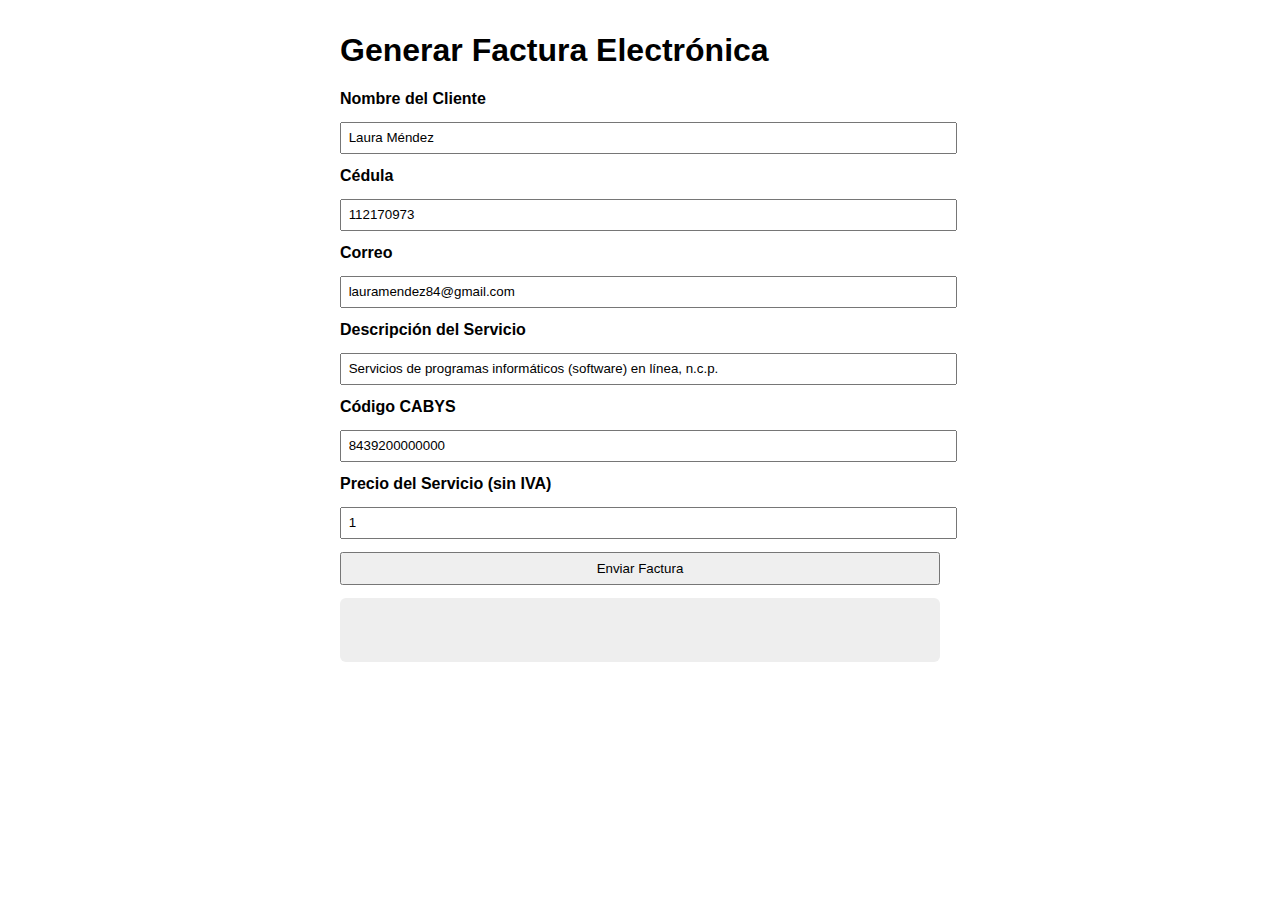
<file: facturaHaciendaCHATGPT/index.html>
<!DOCTYPE html>
<html lang="es">
<head>
  <meta charset="UTF-8" />
  <title>Factura Electrónica</title>
  <style>
    body { font-family: Arial, sans-serif; max-width: 600px; margin: 2em auto; }
    input, select, button { display: block; width: 100%; margin: 1em 0; padding: 0.5em; }
    label { margin-top: 1em; font-weight: bold; }
    #resultado { 
      white-space: pre-wrap; 
      background: #eee; 
      padding: 1em; 
      border-radius: 6px;
      min-height: 2em;
    }
  </style>
</head>
<body>

  <h1>Generar Factura Electrónica</h1>

  <form id="formFactura">
    <label for="nombre">Nombre del Cliente</label>
    <input id="nombre" type="text" name="nombre" value="Laura Méndez" required>

    <label for="cedula">Cédula</label>
    <input id="cedula" type="text" name="cedula" value="112170973" required pattern="\d{9}" title="Debe contener 9 dígitos numéricos">

    <label for="correo">Correo</label>
    <input id="correo" type="email" name="correo" value="lauramendez84@gmail.com" required>

    <label for="detalle">Descripción del Servicio</label>
    <input id="detalle" type="text" name="detalle" value="Servicios de programas informáticos (software) en línea, n.c.p." required>

    <label for="cabys">Código CABYS</label>
    <input id="cabys" type="text" name="cabys" value="8439200000000" required pattern="\d{13}" title="Debe contener 13 dígitos numéricos">

    <label for="monto">Precio del Servicio (sin IVA)</label>
    <input id="monto" type="number" name="monto" value="1" required min="0.01" step="0.01">

    <button type="submit" id="btnEnviar">Enviar Factura</button>
  </form>

  <div id="resultado" aria-live="polite"></div>

  <script>
    const form = document.getElementById("formFactura");
    const btnEnviar = document.getElementById("btnEnviar");
    const resultado = document.getElementById("resultado");

    form.addEventListener("submit", async (e) => {
      e.preventDefault();

      // Validación extra JS para monto (solo números positivos)
      const monto = parseFloat(form.monto.value);
      if (isNaN(monto) || monto <= 0) {
        resultado.innerText = "Ingrese un monto válido mayor que 0";
        return;
      }

      btnEnviar.disabled = true;
      resultado.innerText = "Procesando...";

      try {
        const formData = new FormData(form);
        const response = await fetch("procesar_factura.php", {
          method: "POST",
          body: formData
        });

        if (!response.ok) throw new Error("Error en la respuesta del servidor");

        const text = await response.text();
        resultado.innerText = text;
      } catch (err) {
        resultado.innerText = "Error al enviar la factura: " + err.message;
      } finally {
        btnEnviar.disabled = false;
      }
    });
  </script>

</body>
</html>
</file>
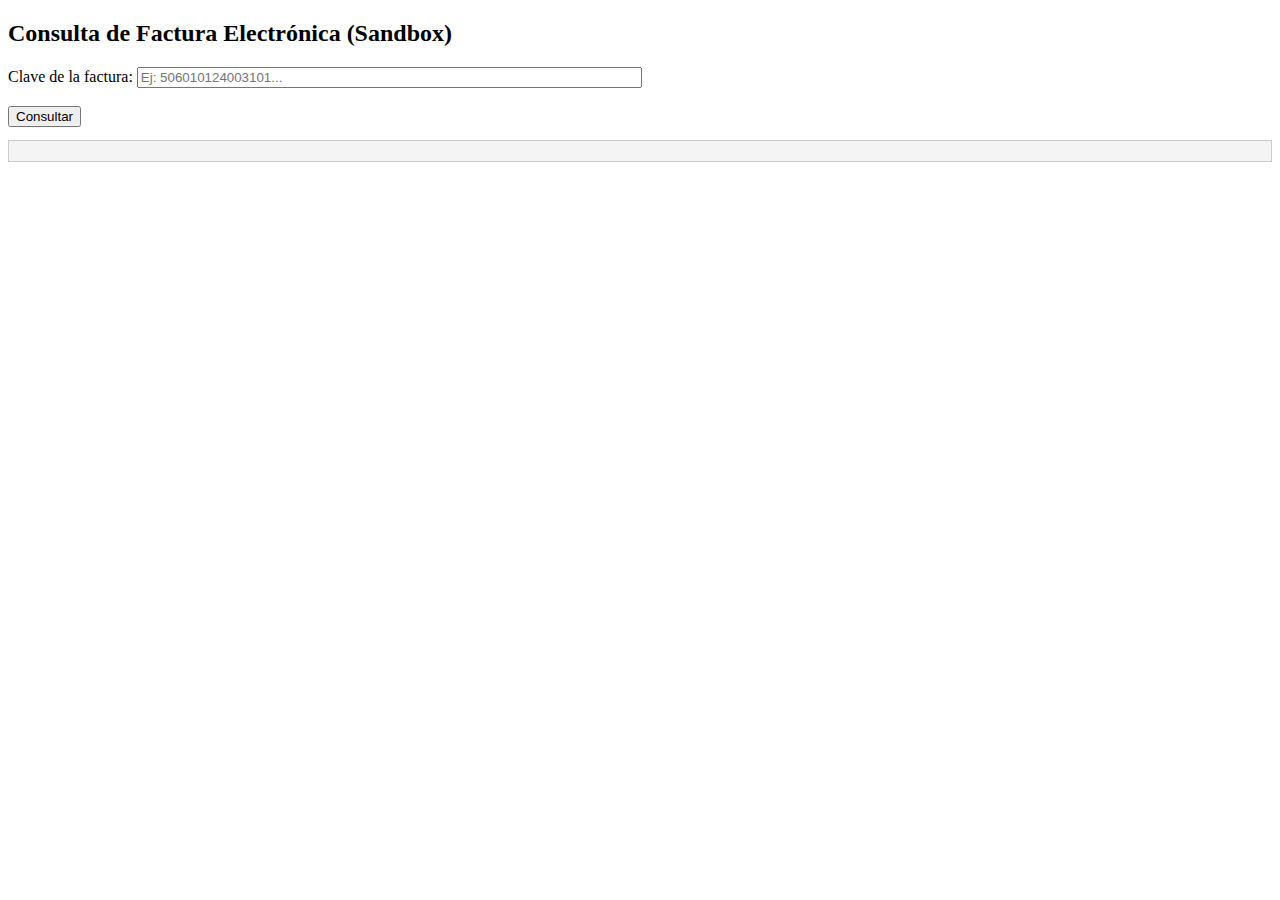
<file: resumen/index.html>
<!DOCTYPE html>
<html lang="es">
<head>
  <meta charset="UTF-8">
  <title>Consultar Factura - Hacienda CR Sandbox</title>
</head>
<body>
  <h2>Consulta de Factura Electrónica (Sandbox)</h2>

  <label for="clave">Clave de la factura:</label>
  <input type="text" id="clave" placeholder="Ej: 506010124003101..." size="60"><br><br>

  <button onclick="consultarFactura()">Consultar</button>

  <pre id="respuesta" style="background:#f4f4f4; padding:10px; border:1px solid #ccc;"></pre>

  <script>
    async function obtenerToken() {
      const data = new URLSearchParams();
      data.append("grant_type", "password");
      data.append("client_id", "api-stag");
      data.append("username", "cpf-01-1260-0730@stag.comprobanteselectronicos.go.cr");
      data.append("password", "1-CZbuCa#s!+=cFJ=o_s");

      const response = await fetch("https://idp.comprobanteselectronicos.go.cr/auth/realms/rut-stag/protocol/openid-connect/token", {
        method: "POST",
        headers: {
          "Content-Type": "application/x-www-form-urlencoded"
        },
        body: data
      });

      const result = await response.json();
      return result.access_token;
    }

    async function consultarFactura() {
      const clave = document.getElementById("clave").value.trim();
      const token = await obtenerToken();

      const respuesta = document.getElementById("respuesta");
      respuesta.textContent = "Consultando factura...";

      const url = `https://api-sandbox.comprobanteselectronicos.go.cr/recepcion/v1/recepcion/${clave}`;

      try {
        const res = await fetch(url, {
          method: "GET",
          headers: {
            "Authorization": `Bearer ${token}`
          }
        });

        const data = await res.json();
        respuesta.textContent = JSON.stringify(data, null, 2);
      } catch (error) {
        respuesta.textContent = "Error en la consulta: " + error.message;
      }
    }
  </script>
</body>
</html>
</file>
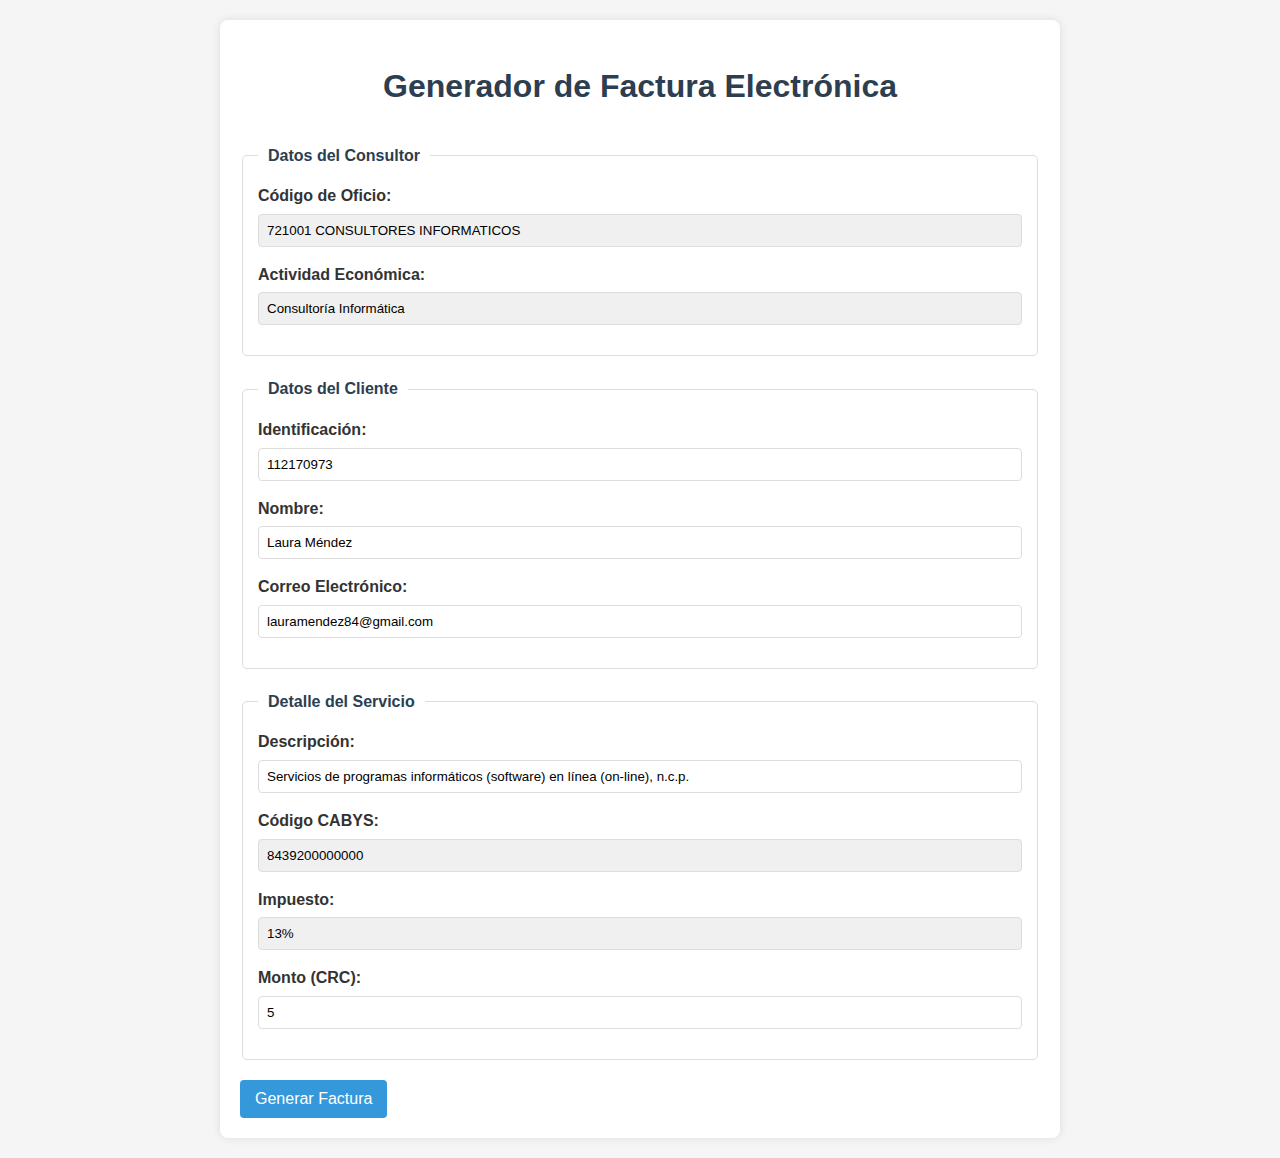
<file: atv_Daniel/facturacion/templates/index.html>
<!DOCTYPE html>
<html lang="es">
<head>
    <meta charset="UTF-8">
    <meta name="viewport" content="width=device-width, initial-scale=1.0">
    <title>Facturación Electrónica - Consultoría Informática</title>
    <link rel="stylesheet" href="assets/css/style.css">
</head>
<body>
    <div class="container">
        <h1>Generador de Factura Electrónica</h1>
        
        <form action="../app.php" method="post" class="factura-form">
            <!-- Sección Datos del Emisor (predefinidos) -->
            <fieldset>
                <legend>Datos del Consultor</legend>
                <div class="form-group">
                    <label>Código de Oficio:</label>
                    <input type="text" value="721001 CONSULTORES INFORMATICOS" readonly>
                </div>
                <div class="form-group">
                    <label>Actividad Económica:</label>
                    <input type="text" value="Consultoría Informática" readonly>
                </div>
            </fieldset>

            <!-- Sección Datos del Cliente -->
            <fieldset>
                <legend>Datos del Cliente</legend>
                <div class="form-group">
                    <label>Identificación:</label>
                    <input type="text" name="cliente_identificacion" value="112170973" required>
                </div>
                <div class="form-group">
                    <label>Nombre:</label>
                    <input type="text" name="cliente_nombre" value="Laura Méndez" required>
                </div>
                <div class="form-group">
                    <label>Correo Electrónico:</label>
                    <input type="email" name="cliente_email" value="lauramendez84@gmail.com" required>
                </div>
            </fieldset>

            <!-- Sección Detalle de Factura -->
            <fieldset>
                <legend>Detalle del Servicio</legend>
                <div class="form-group">
                    <label>Descripción:</label>
                    <input type="text" name="servicio_descripcion" 
                           value="Servicios de programas informáticos (software) en línea (on-line), n.c.p." required>
                </div>
                <div class="form-group">
                    <label>Código CABYS:</label>
                    <input type="text" name="codigo_cabys" value="8439200000000" readonly>
                </div>
                <div class="form-group">
                    <label>Impuesto:</label>
                    <input type="text" name="impuesto" value="13%" readonly>
                </div>
                <div class="form-group">
                    <label>Monto (CRC):</label>
                    <input type="number" name="monto" value="5" min="1" step="0.01" required>
                </div>
            </fieldset>

            <div class="form-actions">
                <button type="submit" class="btn-generar">Generar Factura</button>
            </div>
        </form>
    </div>
</body>
</html>
</file>
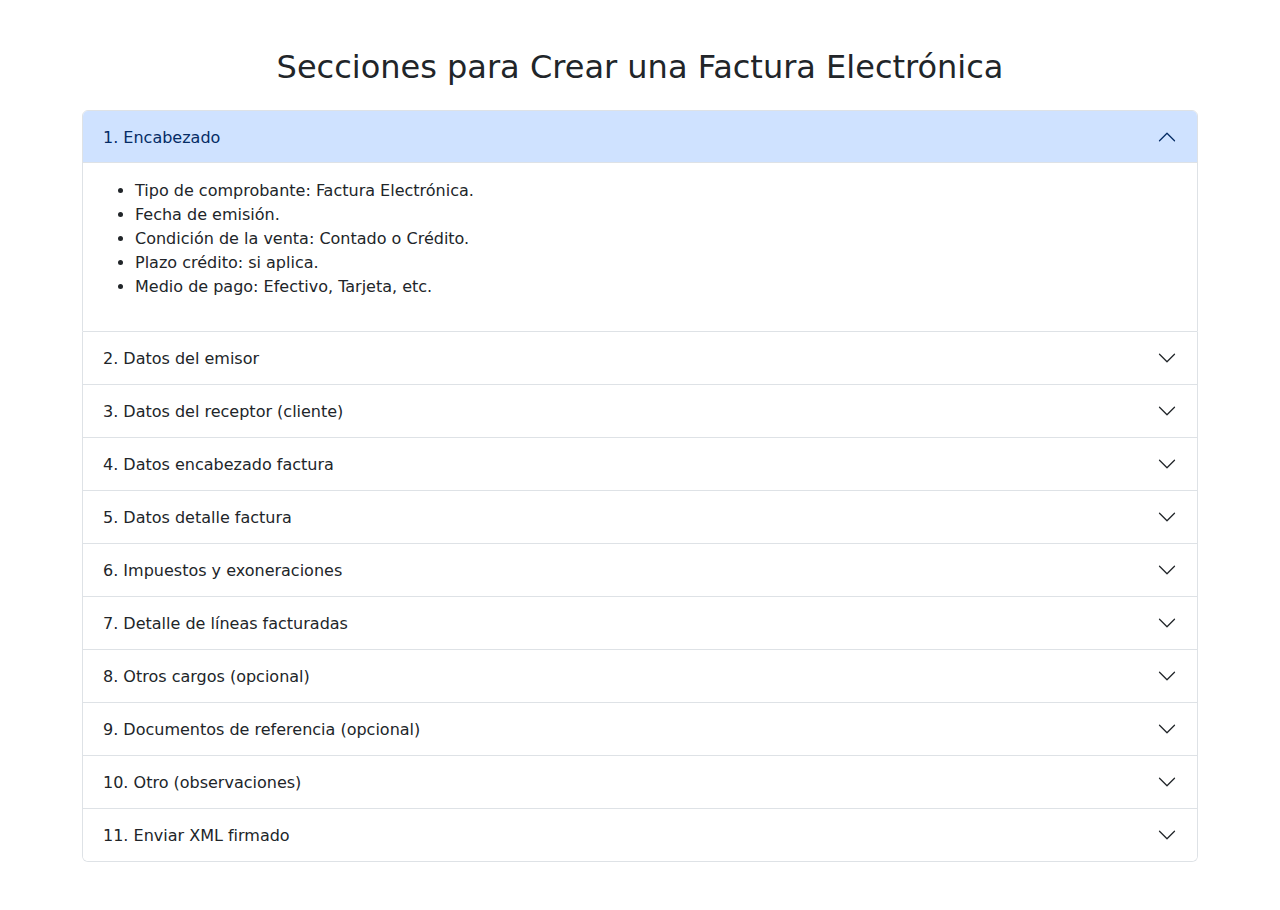
<file: curso_factura_electronica/atv_2025_pasos.html>
<!DOCTYPE html>
<html lang="es">
<head>
  <meta charset="UTF-8">
  <meta name="viewport" content="width=device-width, initial-scale=1">
  <title>Secciones de la Factura Electrónica</title>
  <link href="https://cdn.jsdelivr.net/npm/bootstrap@5.3.3/dist/css/bootstrap.min.css" rel="stylesheet">
</head>
<body>
<div class="container py-5">
  <h2 class="mb-4 text-center">Secciones para Crear una Factura Electrónica</h2>

  <div class="accordion" id="seccionesFactura">

    <!-- Sección 1 -->
    <div class="accordion-item">
      <h2 class="accordion-header" id="encabezado1">
        <button class="accordion-button" type="button" data-bs-toggle="collapse" data-bs-target="#collapse1">
          1. Encabezado
        </button>
      </h2>
      <div id="collapse1" class="accordion-collapse collapse show" data-bs-parent="#seccionesFactura">
        <div class="accordion-body">
          <ul>
            <li>Tipo de comprobante: Factura Electrónica.</li>
            <li>Fecha de emisión.</li>
            <li>Condición de la venta: Contado o Crédito.</li>
            <li>Plazo crédito: si aplica.</li>
            <li>Medio de pago: Efectivo, Tarjeta, etc.</li>
          </ul>
        </div>
      </div>
    </div>

    <!-- Sección 2 -->
    <div class="accordion-item">
      <h2 class="accordion-header" id="encabezado2">
        <button class="accordion-button collapsed" type="button" data-bs-toggle="collapse" data-bs-target="#collapse2">
          2. Datos del emisor
        </button>
      </h2>
      <div id="collapse2" class="accordion-collapse collapse" data-bs-parent="#seccionesFactura">
        <div class="accordion-body">
          <ul>
            <li>Nombre o razón social.</li>
            <li>Cédula, dirección fiscal.</li>
            <li>Teléfono, correo electrónico.</li>
            <li>Actividad económica (CABYS).</li>
          </ul>
        </div>
      </div>
    </div>

    <!-- Sección 3 -->
    <div class="accordion-item">
      <h2 class="accordion-header" id="encabezado3">
        <button class="accordion-button collapsed" type="button" data-bs-toggle="collapse" data-bs-target="#collapse3">
          3. Datos del receptor (cliente)
        </button>
      </h2>
      <div id="collapse3" class="accordion-collapse collapse" data-bs-parent="#seccionesFactura">
        <div class="accordion-body">
          <ul>
            <li>Tipo y número de identificación.</li>
            <li>Nombre o razón social.</li>
            <li>Correo electrónico, teléfono, dirección.</li>
          </ul>
        </div>
      </div>
    </div>

    <!-- Sección 4 -->
    <div class="accordion-item">
      <h2 class="accordion-header" id="encabezado4">
        <button class="accordion-button collapsed" type="button" data-bs-toggle="collapse" data-bs-target="#collapse4">
          4. Datos encabezado factura
        </button>
      </h2>
      <div id="collapse4" class="accordion-collapse collapse" data-bs-parent="#seccionesFactura">
        <div class="accordion-body">
          <ul>
            <li>Moneda y tipo de cambio.</li>
            <li>Condición de venta y plazo crédito.</li>
            <li>Forma de pago.</li>
          </ul>
        </div>
      </div>
    </div>

    <!-- Sección 5 -->
    <div class="accordion-item">
      <h2 class="accordion-header" id="encabezado5">
        <button class="accordion-button collapsed" type="button" data-bs-toggle="collapse" data-bs-target="#collapse5">
          5. Datos detalle factura
        </button>
      </h2>
      <div id="collapse5" class="accordion-collapse collapse" data-bs-parent="#seccionesFactura">
        <div class="accordion-body">
          <ul>
            <li>Código CABYS.</li>
            <li>Unidad de medida, cantidad.</li>
            <li>Descripción, precio unitario.</li>
            <li>Descuento, subtotal, IVA, total línea.</li>
          </ul>
        </div>
      </div>
    </div>

    <!-- Sección 6 -->
    <div class="accordion-item">
      <h2 class="accordion-header" id="encabezado6">
        <button class="accordion-button collapsed" type="button" data-bs-toggle="collapse" data-bs-target="#collapse6">
          6. Impuestos y exoneraciones
        </button>
      </h2>
      <div id="collapse6" class="accordion-collapse collapse" data-bs-parent="#seccionesFactura">
        <div class="accordion-body">
          <ul>
            <li>IVA 13% por defecto.</li>
            <li>Marcar exoneración si aplica.</li>
          </ul>
        </div>
      </div>
    </div>

    <!-- Sección 7 -->
    <div class="accordion-item">
      <h2 class="accordion-header" id="encabezado7">
        <button class="accordion-button collapsed" type="button" data-bs-toggle="collapse" data-bs-target="#collapse7">
          7. Detalle de líneas facturadas
        </button>
      </h2>
      <div id="collapse7" class="accordion-collapse collapse" data-bs-parent="#seccionesFactura">
        <div class="accordion-body">
          <ul>
            <li>Revisar, corregir, eliminar o agregar líneas.</li>
          </ul>
        </div>
      </div>
    </div>

    <!-- Sección 8 -->
    <div class="accordion-item">
      <h2 class="accordion-header" id="encabezado8">
        <button class="accordion-button collapsed" type="button" data-bs-toggle="collapse" data-bs-target="#collapse8">
          8. Otros cargos (opcional)
        </button>
      </h2>
      <div id="collapse8" class="accordion-collapse collapse" data-bs-parent="#seccionesFactura">
        <div class="accordion-body">
          <ul>
            <li>Cargos adicionales como flete u otros.</li>
          </ul>
        </div>
      </div>
    </div>

    <!-- Sección 9 -->
    <div class="accordion-item">
      <h2 class="accordion-header" id="encabezado9">
        <button class="accordion-button collapsed" type="button" data-bs-toggle="collapse" data-bs-target="#collapse9">
          9. Documentos de referencia (opcional)
        </button>
      </h2>
      <div id="collapse9" class="accordion-collapse collapse" data-bs-parent="#seccionesFactura">
        <div class="accordion-body">
          <ul>
            <li>Solo para notas de crédito, débito o refacturación.</li>
          </ul>
        </div>
      </div>
    </div>

    <!-- Sección 10 -->
    <div class="accordion-item">
      <h2 class="accordion-header" id="encabezado10">
        <button class="accordion-button collapsed" type="button" data-bs-toggle="collapse" data-bs-target="#collapse10">
          10. Otro (observaciones)
        </button>
      </h2>
      <div id="collapse10" class="accordion-collapse collapse" data-bs-parent="#seccionesFactura">
        <div class="accordion-body">
          <ul>
            <li>Comentarios como “Servicio según contrato 001-2025”.</li>
          </ul>
        </div>
      </div>
    </div>

    <!-- Sección 11 -->
    <div class="accordion-item">
      <h2 class="accordion-header" id="encabezado11">
        <button class="accordion-button collapsed" type="button" data-bs-toggle="collapse" data-bs-target="#collapse11">
          11. Enviar XML firmado
        </button>
      </h2>
      <div id="collapse11" class="accordion-collapse collapse" data-bs-parent="#seccionesFactura">
        <div class="accordion-body">
          <ul>
            <li>Confirmar envío del comprobante.</li>
            <li>El sistema genera y firma el XML.</li>
            <li>Envía a Hacienda y al cliente por correo.</li>
            <li>Descargar y guardar XML y PDF.</li>
          </ul>
        </div>
      </div>
    </div>

  </div>
</div>

<script src="https://cdn.jsdelivr.net/npm/bootstrap@5.3.3/dist/js/bootstrap.bundle.min.js"></script>
</body>
</html>
</file>
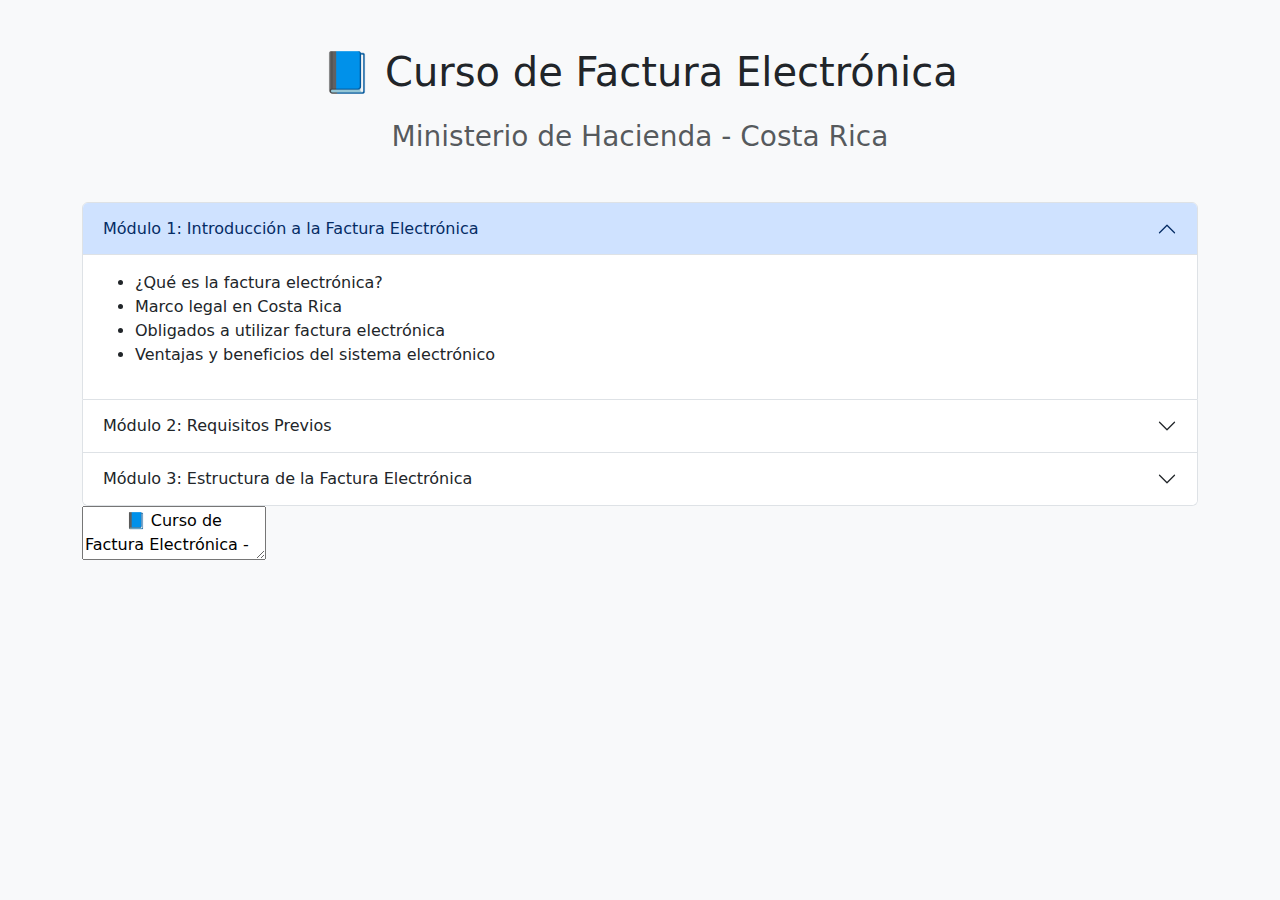
<file: curso_factura_electronica/indice.html>
<!DOCTYPE html>
<html lang="es">
<head>
  <meta charset="UTF-8">
  <meta name="viewport" content="width=device-width, initial-scale=1">
  <title>Curso de Factura Electrónica</title>
  <link href="https://cdn.jsdelivr.net/npm/bootstrap@5.3.3/dist/css/bootstrap.min.css" rel="stylesheet">
</head>
<body class="bg-light">
  <div class="container my-5">
    <h1 class="text-center mb-4">📘 Curso de Factura Electrónica</h1>
    <h3 class="text-center text-muted mb-5">Ministerio de Hacienda - Costa Rica</h3>

    <div class="accordion" id="indiceCurso">
      
      <!-- Módulo 1 -->
      <div class="accordion-item">
        <h2 class="accordion-header" id="modulo1">
          <button class="accordion-button" type="button" data-bs-toggle="collapse" data-bs-target="#contenido1" aria-expanded="true">
            Módulo 1: Introducción a la Factura Electrónica
          </button>
        </h2>
        <div id="contenido1" class="accordion-collapse collapse show" data-bs-parent="#indiceCurso">
          <div class="accordion-body">
            <ul>
              <li>¿Qué es la factura electrónica?</li>
              <li>Marco legal en Costa Rica</li>
              <li>Obligados a utilizar factura electrónica</li>
              <li>Ventajas y beneficios del sistema electrónico</li>
            </ul>
          </div>
        </div>
      </div>

      <!-- Módulo 2 -->
      <div class="accordion-item">
        <h2 class="accordion-header" id="modulo2">
          <button class="accordion-button collapsed" type="button" data-bs-toggle="collapse" data-bs-target="#contenido2">
            Módulo 2: Requisitos Previos
          </button>
        </h2>
        <div id="contenido2" class="accordion-collapse collapse" data-bs-parent="#indiceCurso">
          <div class="accordion-body">
            <ul>
              <li>Inscripción en ATV</li>
              <li>Firma digital vs. certificados criptográficos</li>
              <li>Consideraciones técnicas</li>
            </ul>
          </div>
        </div>
      </div>

      <!-- Puedes seguir este mismo formato para los otros módulos... -->

      <!-- Módulo 3 -->
      <div class="accordion-item">
        <h2 class="accordion-header" id="modulo3">
          <button class="accordion-button collapsed" type="button" data-bs-toggle="collapse" data-bs-target="#contenido3">
            Módulo 3: Estructura de la Factura Electrónica
          </button>
        </h2>
        <div id="contenido3" class="accordion-collapse collapse" data-bs-parent="#indiceCurso">
          <div class="accordion-body">
            <ul>
              <li>Tipos de comprobantes electrónicos</li>
              <li>Campos obligatorios y XML</li>
              <li>Código de actividad y claves numéricas</li>
            </ul>
          </div>
        </div>
      </div>
      <textarea name="" id="">
        📘 Curso de Factura Electrónica - Ministerio de Hacienda de Costa Rica
Módulo 1: Introducción a la Factura Electrónica
¿Qué es la factura electrónica?

Marco legal en Costa Rica

Obligados a utilizar factura electrónica

Ventajas y beneficios del sistema electrónico

Módulo 2: Requisitos Previos
Inscripción en ATV (Administración Tributaria Virtual)

Firma digital vs. certificados de firma criptográfica

Consideraciones técnicas (Internet, software, navegador)

Módulo 3: Estructura de la Factura Electrónica
Tipos de comprobantes electrónicos (Factura, Tiquete, Nota de crédito/débito)

Campos obligatorios y estructura XML

Código de actividad y claves numéricas

Módulo 4: Proceso de Emisión
Generación del comprobante electrónico

Firma digital del XML

Envío al Ministerio de Hacienda

Validación y respuesta del sistema

Envío al cliente

Módulo 5: Herramientas para Emitir Factura Electrónica
Software gratuito del Ministerio de Hacienda (Facturador gratuito)

Sistemas privados autorizados

Comparación entre opciones (ventajas y desventajas)

Módulo 6: Manejo de Errores y Rechazos
Tipos de errores comunes

Cómo corregir y reenviar una factura rechazada

Buenas prácticas para evitar errores

Módulo 7: Obligaciones del Contribuyente
Plazos para emitir y enviar

Almacenamiento de comprobantes

Declaración del IVA y conciliación con las facturas

Módulo 8: Casos Prácticos y Simulaciones
Ejemplo paso a paso con el facturador gratuito

Simulación de facturación en un software externo

Emisión de notas de crédito/débito

Módulo 9: Actualizaciones y Cambios Normativos
Cambios recientes en la legislación

Futuras mejoras y nuevos comprobantes (ej. Factura electrónica de exportación)

Módulo 10: Evaluación Final y Certificación
Prueba teórica

Ejercicio práctico

Certificado de participación
      </textarea>

      <!-- Agrega los módulos restantes aquí si lo deseas -->

    </div>
  </div>

  <script src="https://cdn.jsdelivr.net/npm/bootstrap@5.3.3/dist/js/bootstrap.bundle.min.js"></script>
</body>
</html>
</file>
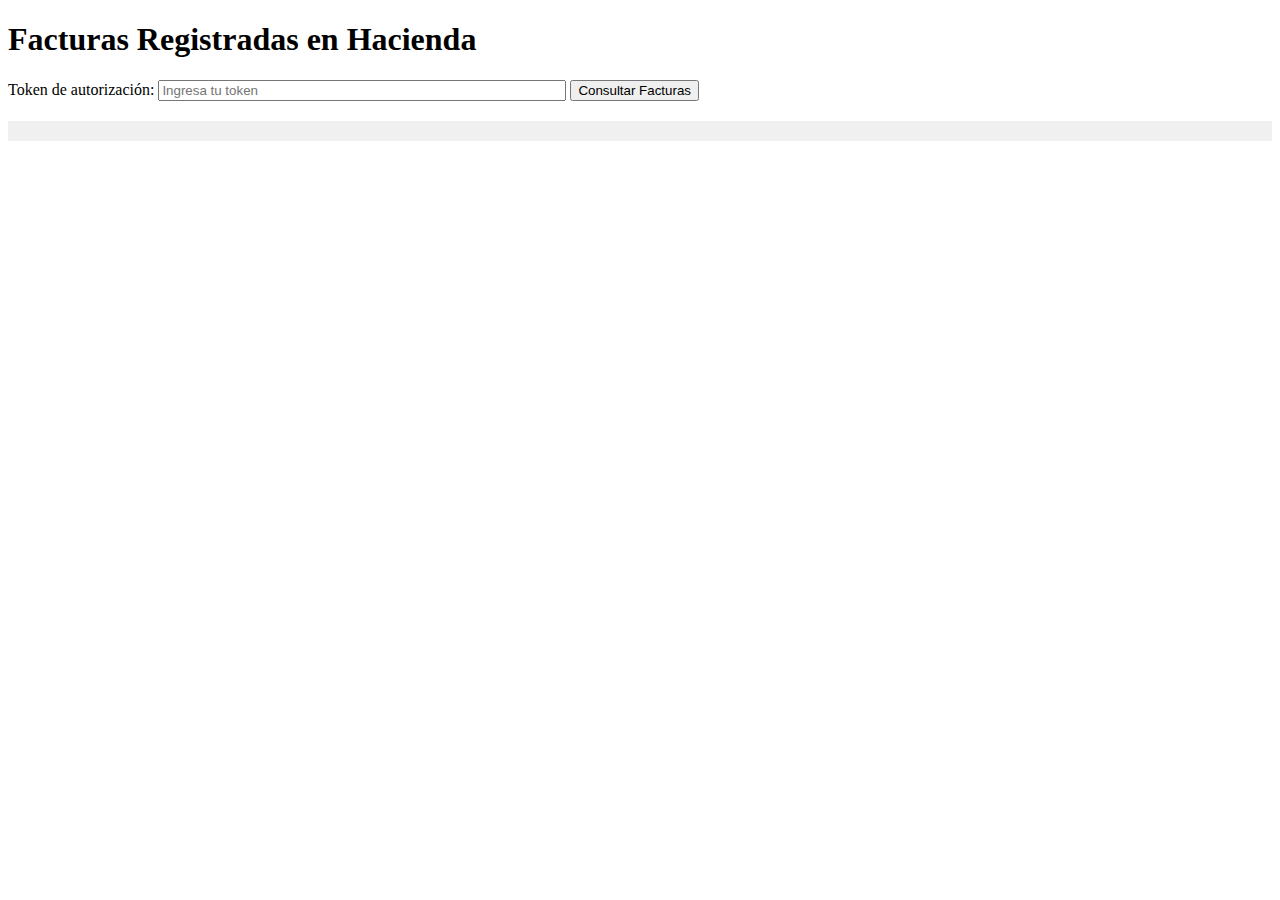
<file: facturaHaciendaCHATGPT/facturasRegistradas.html>
<!DOCTYPE html>
<html lang="es">
<head>
    <meta charset="UTF-8" />
    <title>Facturas Registradas</title>
</head>
<body>
    <h1>Facturas Registradas en Hacienda</h1>

    <label for="token">Token de autorización:</label>
    <input type="text" id="token" placeholder="Ingresa tu token" style="width: 400px;" />
    <button id="btnConsultar">Consultar Facturas</button>

    <pre id="resultado" style="white-space: pre-wrap; background: #f0f0f0; padding: 10px; margin-top: 20px;"></pre>

    <script>
        document.getElementById('btnConsultar').addEventListener('click', () => {
            const token = document.getElementById('token').value.trim();
            if (!token) {
                alert('Por favor ingresa el token.');
                return;
            }
            fetch(`consulta_facturas.php?token=${encodeURIComponent(token)}`)
                .then(resp => resp.json())
                .then(data => {
                    document.getElementById('resultado').textContent = JSON.stringify(data, null, 2);
                })
                .catch(err => {
                    document.getElementById('resultado').textContent = 'Error: ' + err.message;
                });
        });
    </script>
</body>
</html>
</file>
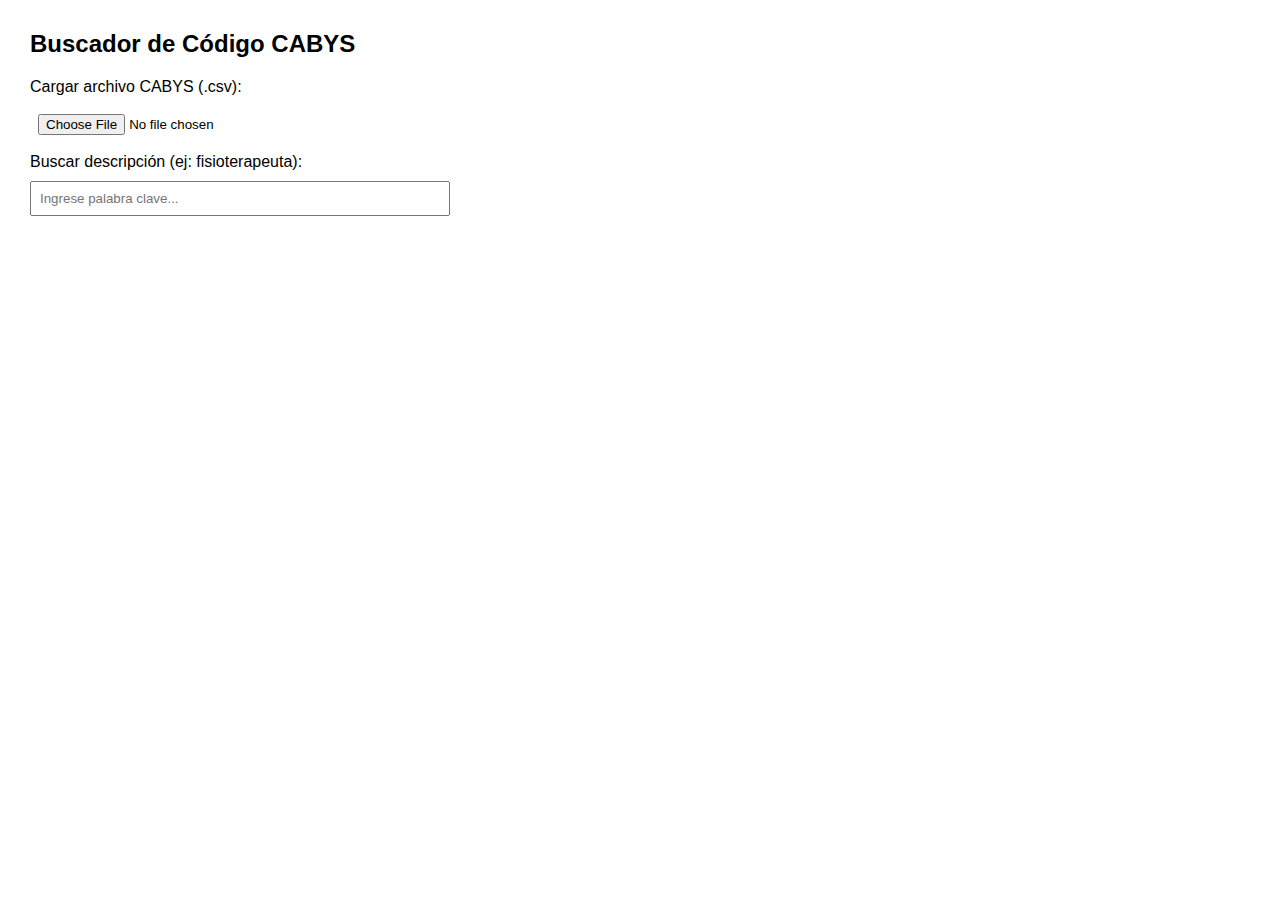
<file: Resumen v4.4/cliente.html>
<!DOCTYPE html>
<html lang="es">
<head>
  <meta charset="UTF-8">
  <title>Buscar Códigos CABYS</title>
  <style>
    body { font-family: Arial, sans-serif; margin: 30px; }
    input[type="file"], input[type="text"] {
      margin: 10px 0;
      padding: 8px;
      width: 100%;
      max-width: 400px;
    }
    table {
      border-collapse: collapse;
      margin-top: 20px;
      width: 100%;
    }
    th, td {
      border: 1px solid #ccc;
      padding: 10px;
      text-align: left;
    }
    th {
      background-color: #f2f2f2;
    }
  </style>
</head>
<body>

<h2>Buscador de Código CABYS</h2>

<label>Cargar archivo CABYS (.csv):</label><br>
<input type="file" id="csvFile" accept=".csv"><br>

<label>Buscar descripción (ej: fisioterapeuta):</label><br>
<input type="text" id="buscar" placeholder="Ingrese palabra clave...">

<div id="resultados"></div>

<script>
  let datosCABYS = [];

  document.getElementById('csvFile').addEventListener('change', function (e) {
    const archivo = e.target.files[0];
    if (!archivo) return;

    const lector = new FileReader();
    lector.onload = function (evento) {
      const texto = evento.target.result;
      const lineas = texto.split(/\r?\n/);
      datosCABYS = lineas
        .map(l => l.split(';'))
        .filter(f => f.length >= 2 && f[0].match(/^\d+$/)); // Solo líneas válidas con código

      alert("Archivo CABYS cargado correctamente.");
    };
    lector.readAsText(archivo, 'utf-8');
  });

  document.getElementById('buscar').addEventListener('input', function () {
    const texto = this.value.toLowerCase();
    const resultados = datosCABYS.filter(([codigo, descripcion]) =>
      descripcion.toLowerCase().includes(texto)
    );

    let html = '';
    if (resultados.length > 0) {
      html += `<table>
        <tr><th>Código CABYS</th><th>Descripción</th></tr>`;
      resultados.slice(0, 50).forEach(([codigo, descripcion]) => {
        html += `<tr><td>${codigo}</td><td>${descripcion}</td></tr>`;
      });
      html += `</table>`;
    } else {
      html = `<p>No se encontraron coincidencias.</p>`;
    }

    document.getElementById('resultados').innerHTML = html;
  });
</script>

</body>
</html>
</file>
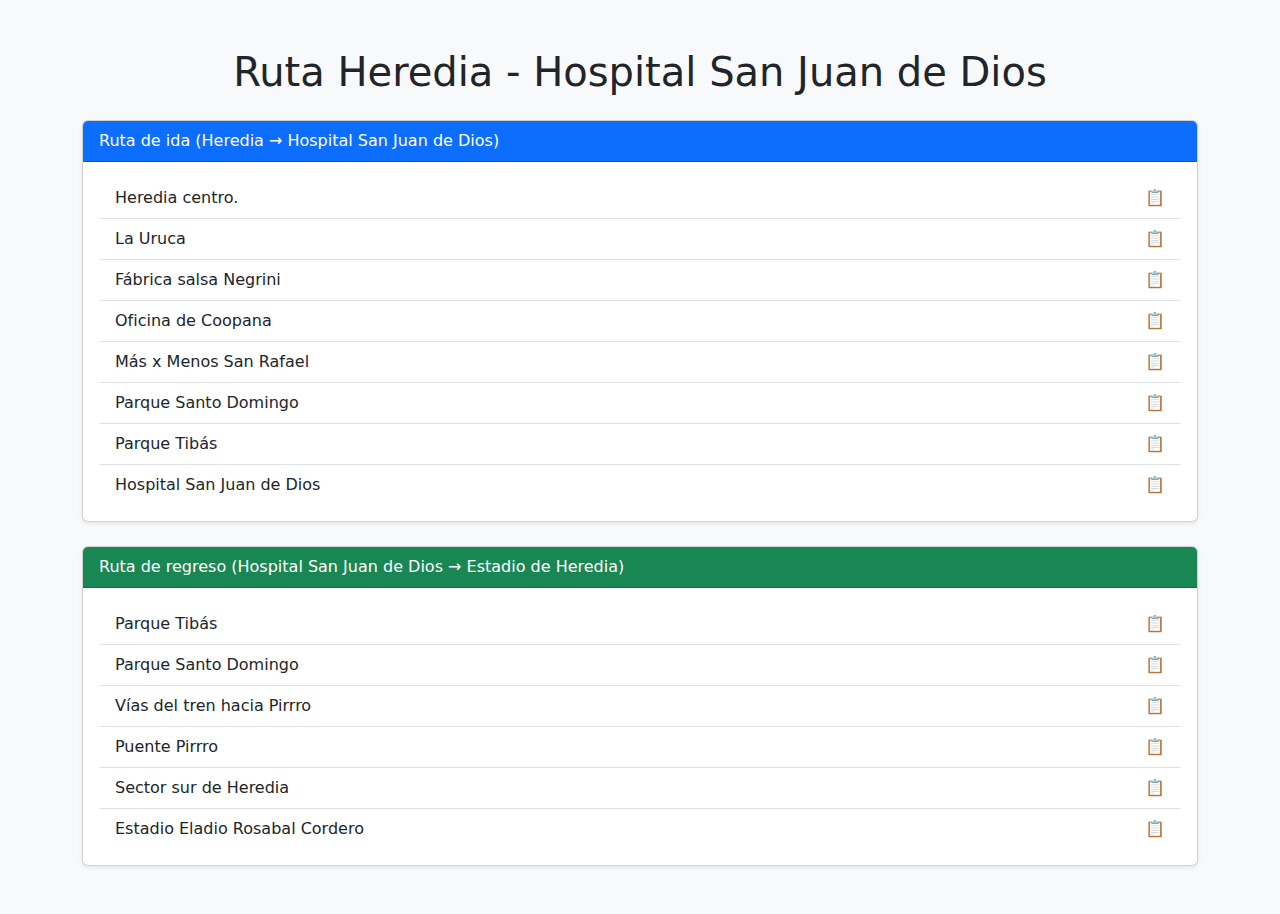
<file: rutas/rutas.html>
<!DOCTYPE html>
<html lang="es">
<head>
  <meta charset="UTF-8">
  <meta name="viewport" content="width=device-width, initial-scale=1">
  <title>Ruta Heredia - Hospital San Juan de Dios</title>
  <link href="https://cdn.jsdelivr.net/npm/bootstrap@5.3.0/dist/css/bootstrap.min.css" rel="stylesheet">
  <style>
    .copy-btn {
      cursor: pointer;
      color: #0d6efd;
    }
    .copied {
      color: green;
      font-size: 0.85rem;
    }
  </style>
</head>
<body class="bg-light">

<div class="container py-5">
  <h1 class="text-center mb-4">Ruta Heredia - Hospital San Juan de Dios</h1>

  <!-- Ruta de ida -->
  <div class="card mb-4 shadow-sm">
    <div class="card-header bg-primary text-white">
      Ruta de ida (Heredia → Hospital San Juan de Dios)
    </div>
    <div class="card-body">
      <ul class="list-group list-group-flush">
        <li class="list-group-item d-flex justify-content-between align-items-center">
          Heredia centro.
          <span class="copy-btn" onclick="copyText(this, 'Heredia centro')">📋</span>
        </li>
        <li class="list-group-item d-flex justify-content-between align-items-center">
          La Uruca
          <span class="copy-btn" onclick="copyText(this, 'La Uruca, San José, Costa Rica')">📋</span>
        </li>
        <li class="list-group-item d-flex justify-content-between align-items-center">
          Fábrica salsa Negrini
          <span class="copy-btn" onclick="copyText(this, 'Fábrica salsa Negrini, San José, Costa Rica')">📋</span>
        </li>
        <li class="list-group-item d-flex justify-content-between align-items-center">
          Oficina de Coopana
          <span class="copy-btn" onclick="copyText(this, 'Coopana, Tibás, Costa Rica')">📋</span>
        </li>
        <li class="list-group-item d-flex justify-content-between align-items-center">
          Más x Menos San Rafael
          <span class="copy-btn" onclick="copyText(this, 'Más x Menos San Rafael, Tibás, Costa Rica')">📋</span>
        </li>
        <li class="list-group-item d-flex justify-content-between align-items-center">
          Parque Santo Domingo
          <span class="copy-btn" onclick="copyText(this, 'Parque Santo Domingo, Heredia, Costa Rica')">📋</span>
        </li>
        <li class="list-group-item d-flex justify-content-between align-items-center">
          Parque Tibás
          <span class="copy-btn" onclick="copyText(this, 'Parque Tibás, San José, Costa Rica')">📋</span>
        </li>
        <li class="list-group-item d-flex justify-content-between align-items-center">
          Hospital San Juan de Dios
          <span class="copy-btn" onclick="copyText(this, 'Hospital San Juan de Dios, San José, Costa Rica')">📋</span>
        </li>
      </ul>
    </div>
  </div>

  <!-- Ruta de regreso -->
  <div class="card shadow-sm">
    <div class="card-header bg-success text-white">
      Ruta de regreso (Hospital San Juan de Dios → Estadio de Heredia)
    </div>
    <div class="card-body">
      <ul class="list-group list-group-flush">
        <li class="list-group-item d-flex justify-content-between align-items-center">
          Parque Tibás
          <span class="copy-btn" onclick="copyText(this, 'Parque Tibás, San José, Costa Rica')">📋</span>
        </li>
        <li class="list-group-item d-flex justify-content-between align-items-center">
          Parque Santo Domingo
          <span class="copy-btn" onclick="copyText(this, 'Parque Santo Domingo, Heredia, Costa Rica')">📋</span>
        </li>
        <li class="list-group-item d-flex justify-content-between align-items-center">
          Vías del tren hacia Pirrro
          <span class="copy-btn" onclick="copyText(this, 'Puente Pirrro, Heredia, Costa Rica')">📋</span>
        </li>
        <li class="list-group-item d-flex justify-content-between align-items-center">
          Puente Pirrro
          <span class="copy-btn" onclick="copyText(this, 'Puente Pirrro, Heredia, Costa Rica')">📋</span>
        </li>
        <li class="list-group-item d-flex justify-content-between align-items-center">
          Sector sur de Heredia
          <span class="copy-btn" onclick="copyText(this, 'Sur Heredia, Costa Rica')">📋</span>
        </li>
        <li class="list-group-item d-flex justify-content-between align-items-center">
          Estadio Eladio Rosabal Cordero
          <span class="copy-btn" onclick="copyText(this, 'Estadio Eladio Rosabal Cordero, Heredia, Costa Rica')">📋</span>
        </li>
      </ul>
    </div>
  </div>
</div>

<!-- JS para copiar -->
<script>
  function copyText(element, text) {
    navigator.clipboard.writeText(text).then(() => {
      element.textContent = "✅";
      setTimeout(() => element.textContent = "📋", 2000);
    });
  }
</script>

</body>
</html>
</file>
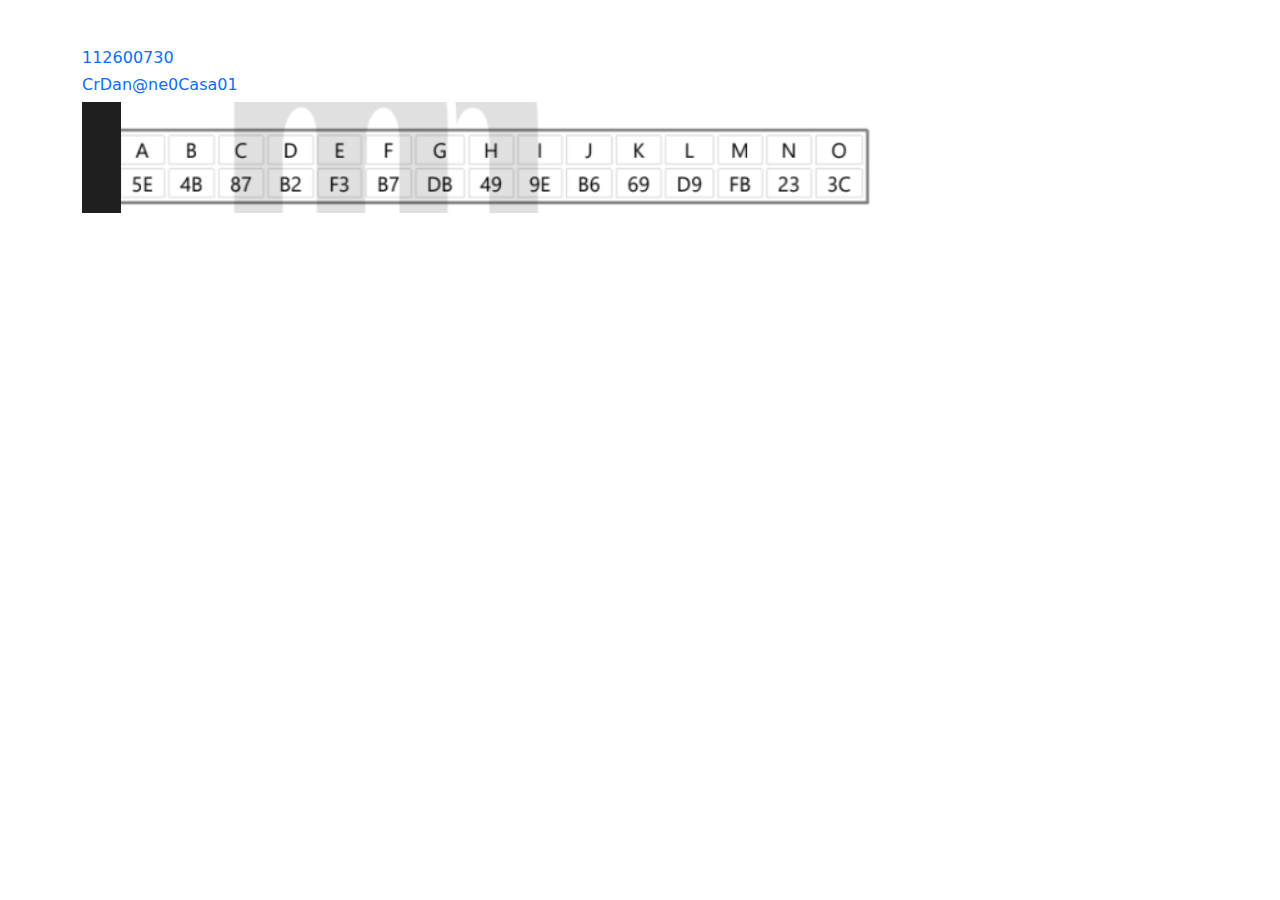
<file: atv_Daniel/atv/archivo.html>
<!DOCTYPE html>
<html lang="en">
<head>
  <meta charset="UTF-8" />
  <meta name="viewport" content="width=device-width, initial-scale=1.0" />
  <title>Document</title>

  <!-- Bootstrap 5 CSS -->
  <link href="https://cdn.jsdelivr.net/npm/bootstrap@5.3.3/dist/css/bootstrap.min.css" rel="stylesheet">
</head>
<body>

  <div class="container mt-5">
    <h6 class="text-primary">112600730</h6>
      <h6 class="text-primary">CrDan@ne0Casa01</h6>
      <div>
        <img src="image.png" alt="">
      </div>
  </div>

  <!-- Bootstrap 5 JS (con Popper.js) -->
  <script src="https://cdn.jsdelivr.net/npm/bootstrap@5.3.3/dist/js/bootstrap.bundle.min.js"></script>
</body>
</html>
</file>
<file: atv_Daniel/facturacion/templates/assets/css/style.css>
/* Estilos básicos */
body {
    font-family: 'Arial', sans-serif;
    line-height: 1.6;
    margin: 0;
    padding: 20px;
    background-color: #f5f5f5;
    color: #333;
}

.container {
    max-width: 800px;
    margin: 0 auto;
    background: #fff;
    padding: 20px;
    border-radius: 8px;
    box-shadow: 0 0 10px rgba(0,0,0,0.1);
}

h1 {
    color: #2c3e50;
    text-align: center;
    margin-bottom: 30px;
}

/* Estilos del formulario */
.factura-form {
    display: flex;
    flex-direction: column;
    gap: 20px;
}

fieldset {
    border: 1px solid #ddd;
    border-radius: 5px;
    padding: 15px;
}

legend {
    padding: 0 10px;
    font-weight: bold;
    color: #2c3e50;
}

.form-group {
    margin-bottom: 15px;
}

label {
    display: block;
    margin-bottom: 5px;
    font-weight: 600;
}

input[type="text"],
input[type="email"],
input[type="number"] {
    width: 100%;
    padding: 8px;
    border: 1px solid #ddd;
    border-radius: 4px;
    box-sizing: border-box;
}

input[readonly] {
    background-color: #f0f0f0;
}

/* Botón */
.btn-generar {
    background-color: #3498db;
    color: white;
    border: none;
    padding: 10px 15px;
    border-radius: 4px;
    cursor: pointer;
    font-size: 16px;
    transition: background-color 0.3s;
}

.btn-generar:hover {
    background-color: #2980b9;
}

/* Responsive */
@media (max-width: 600px) {
    .container {
        padding: 15px;
    }
}
</file>
